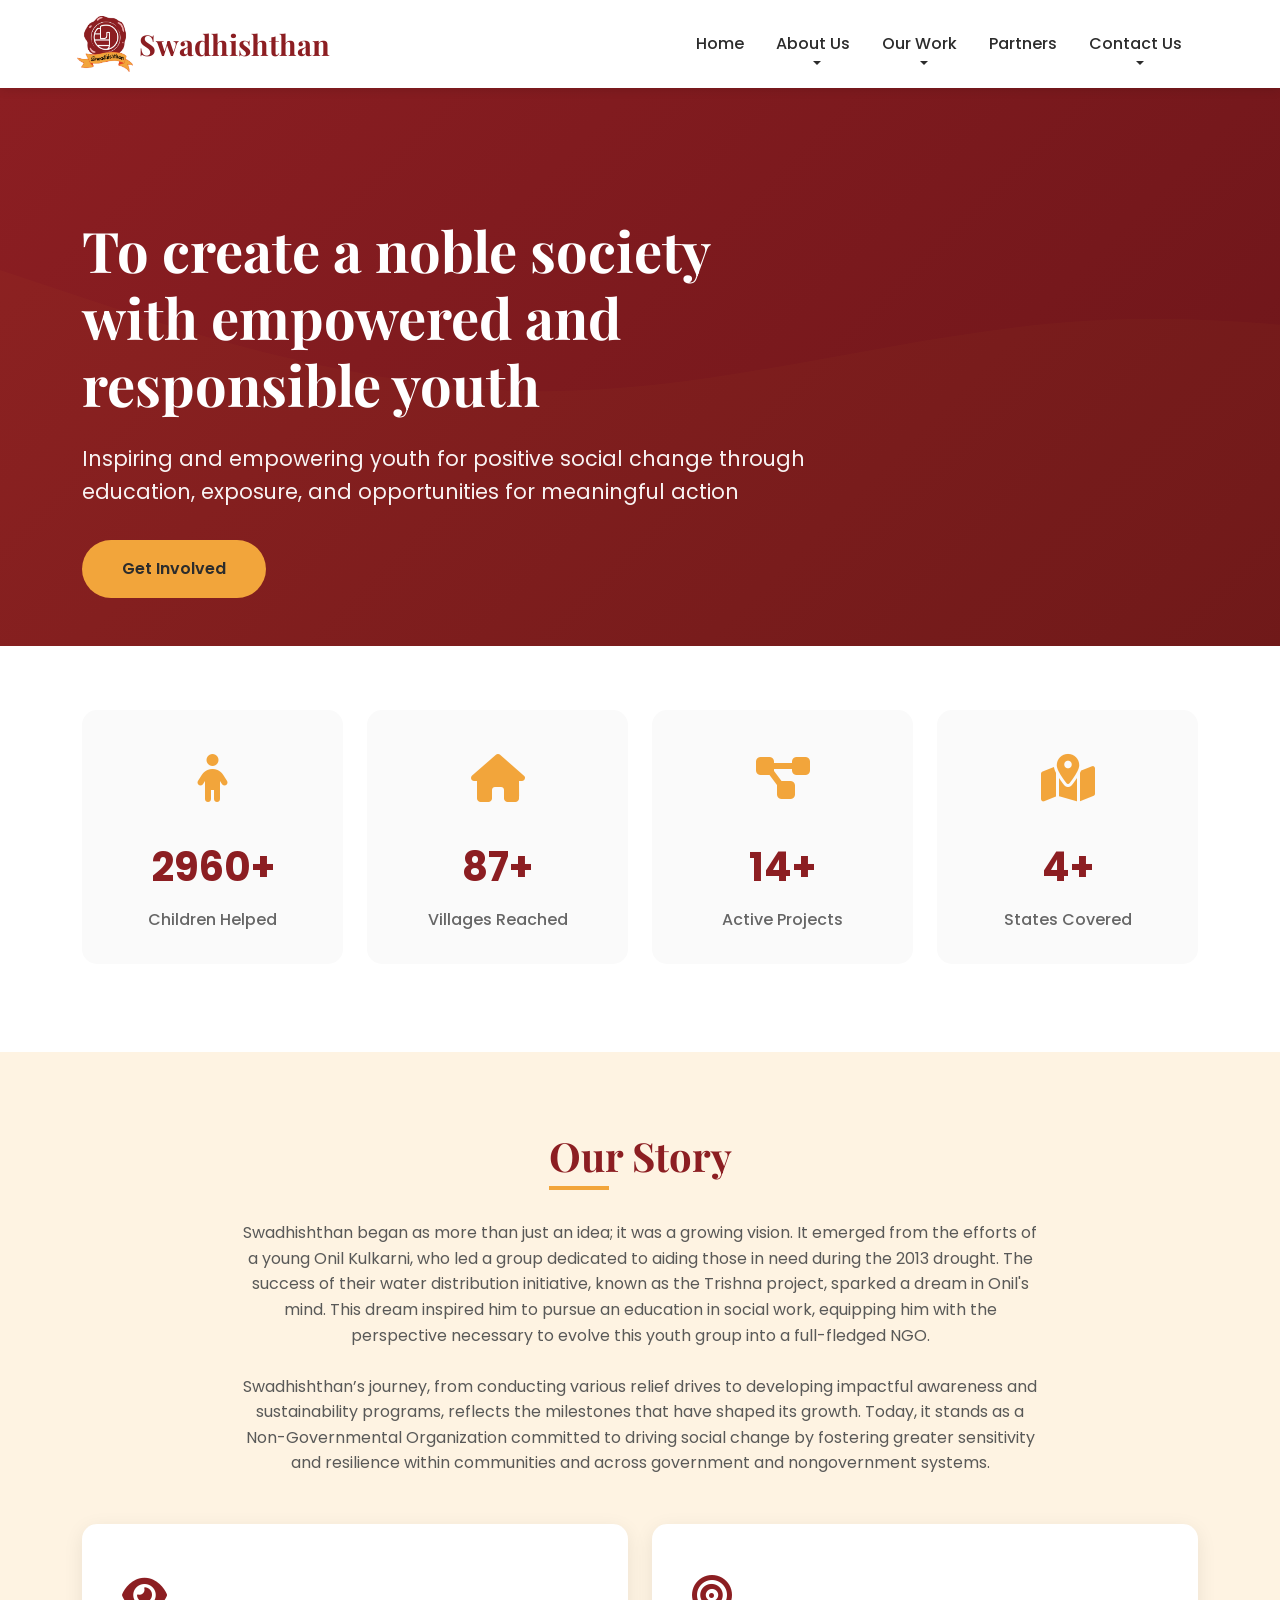
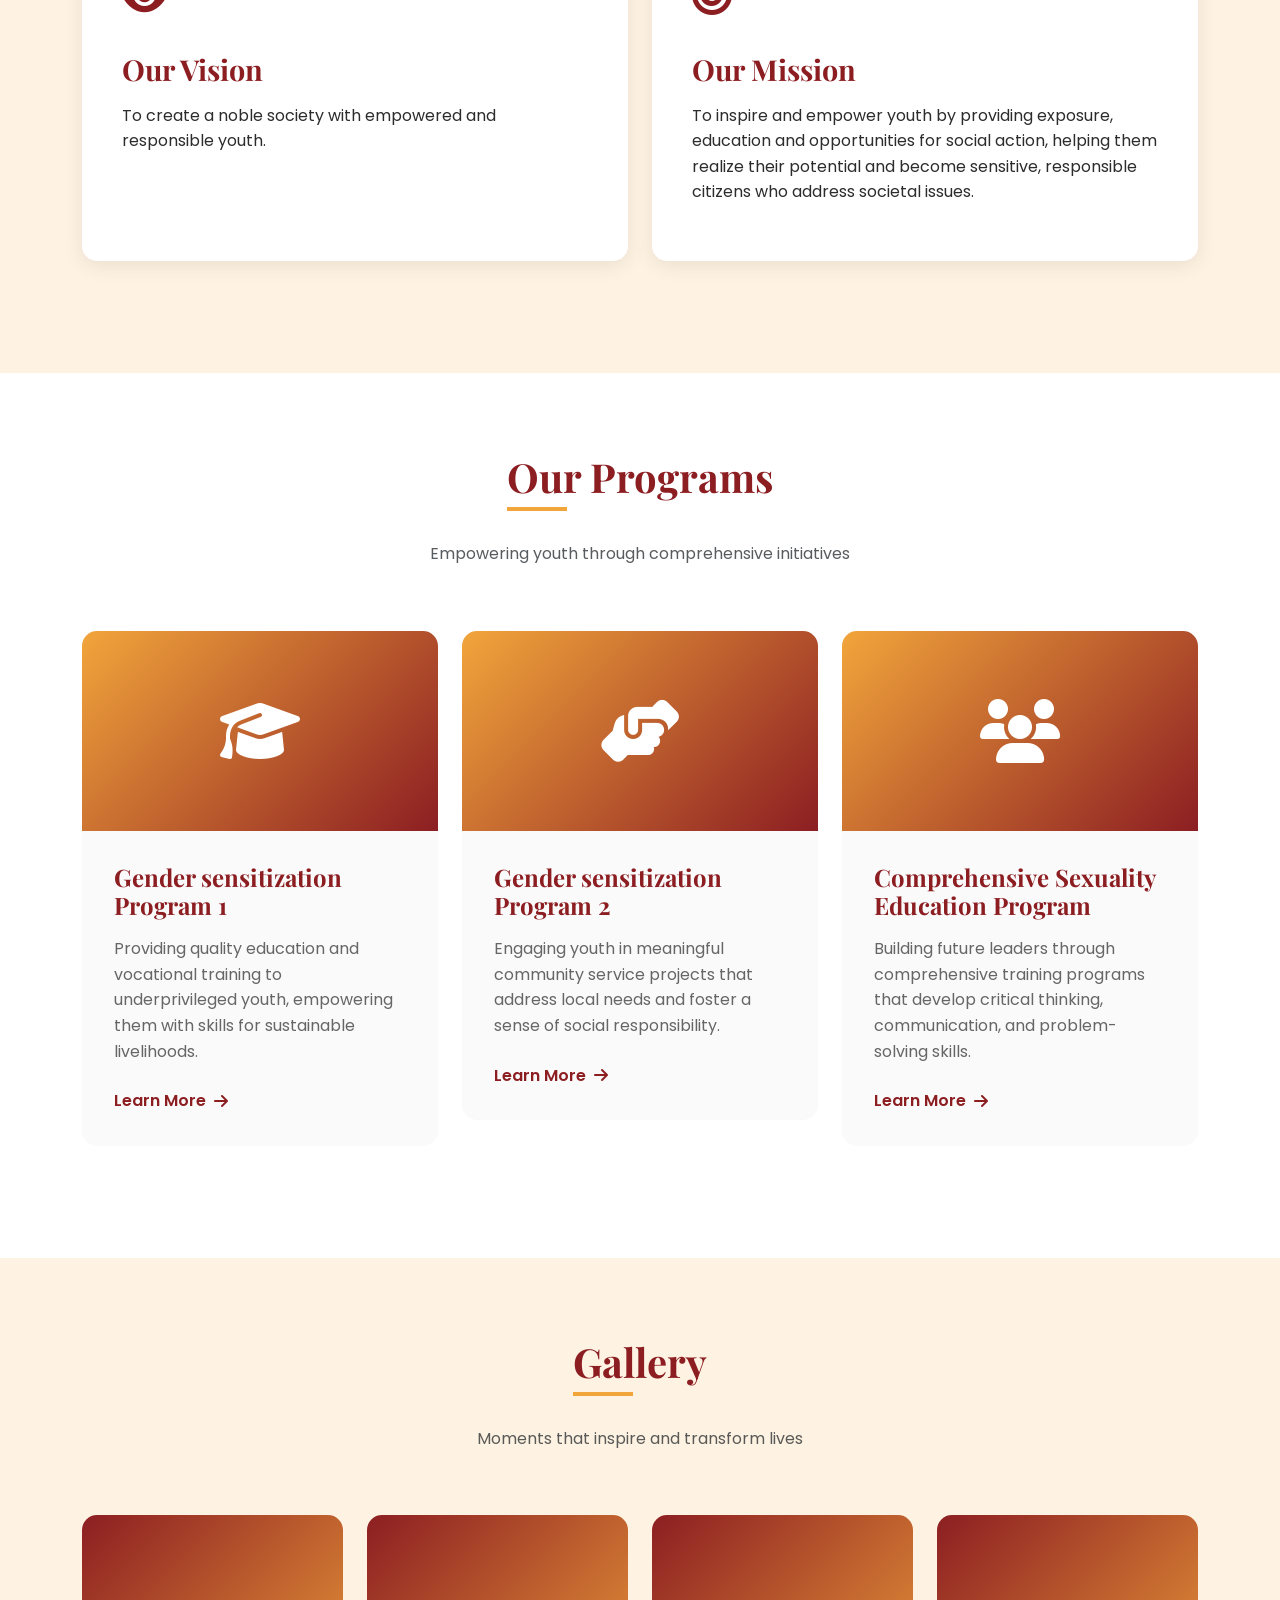
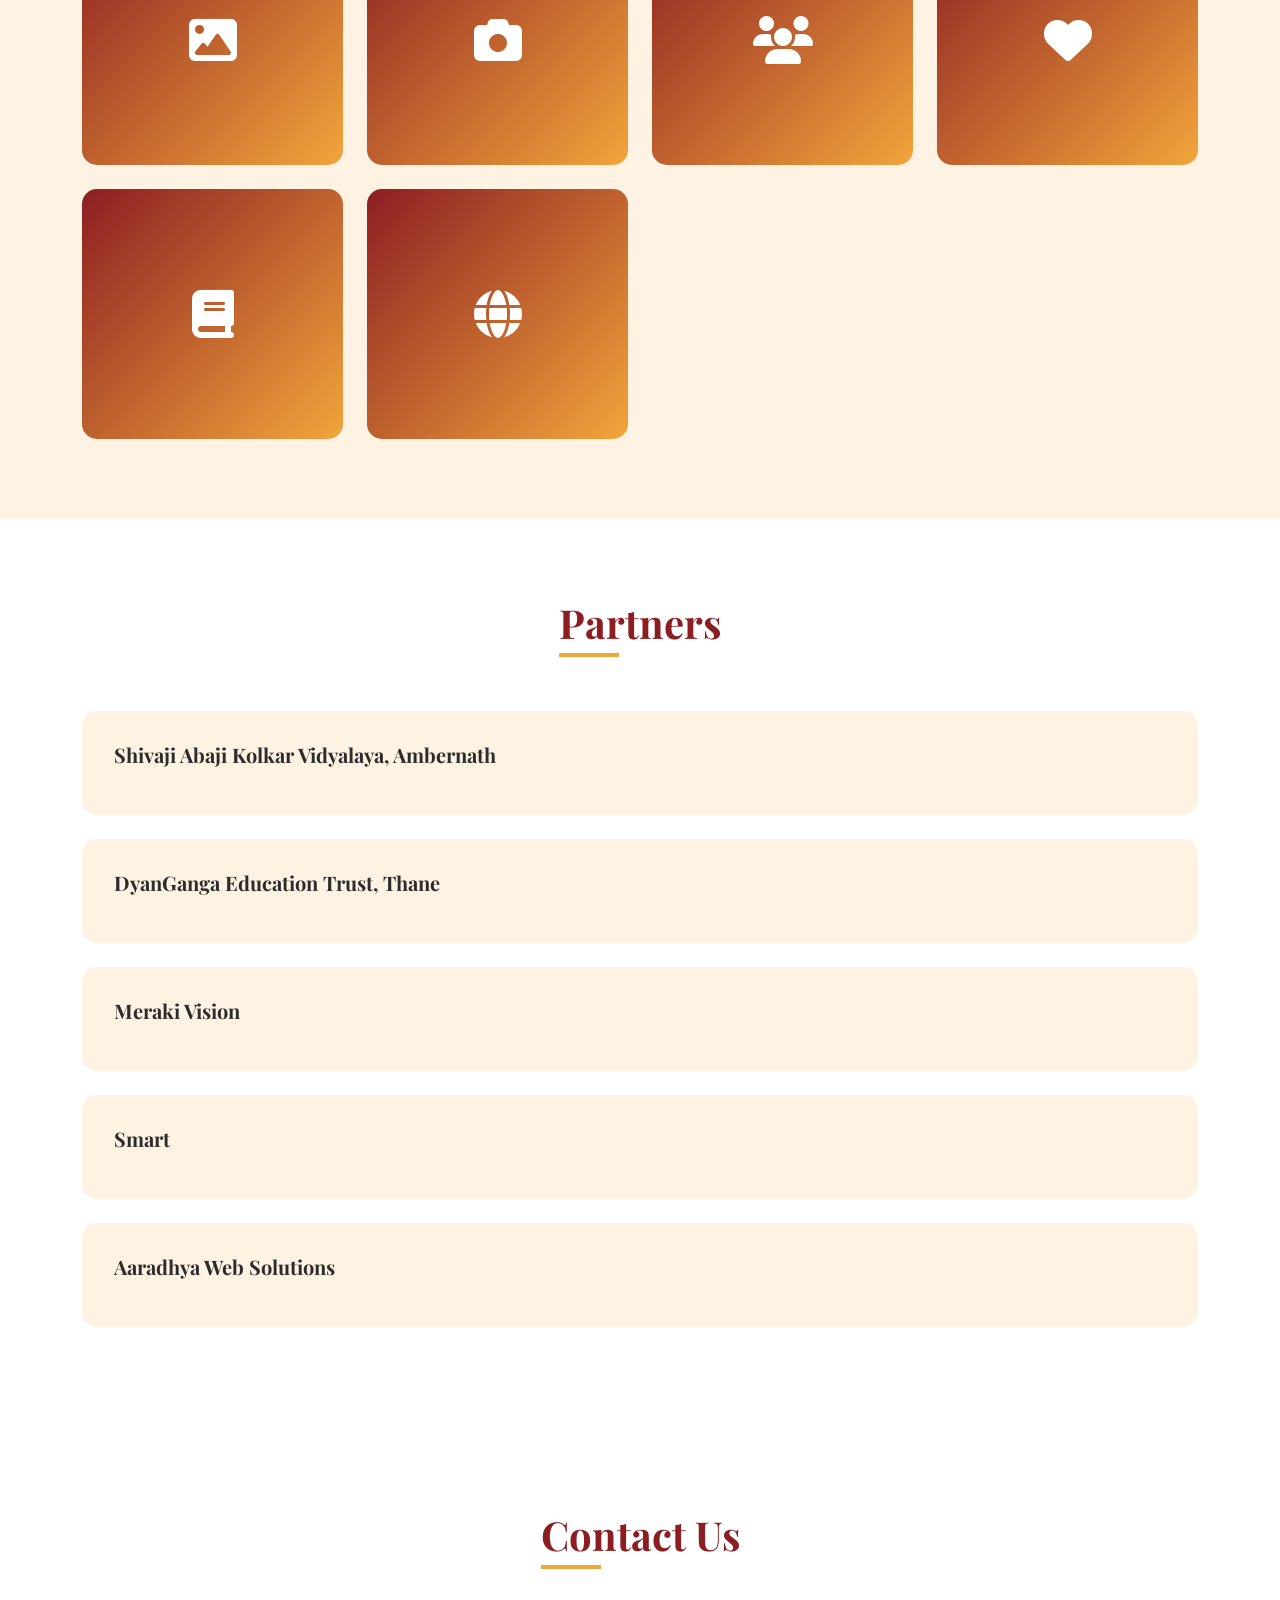
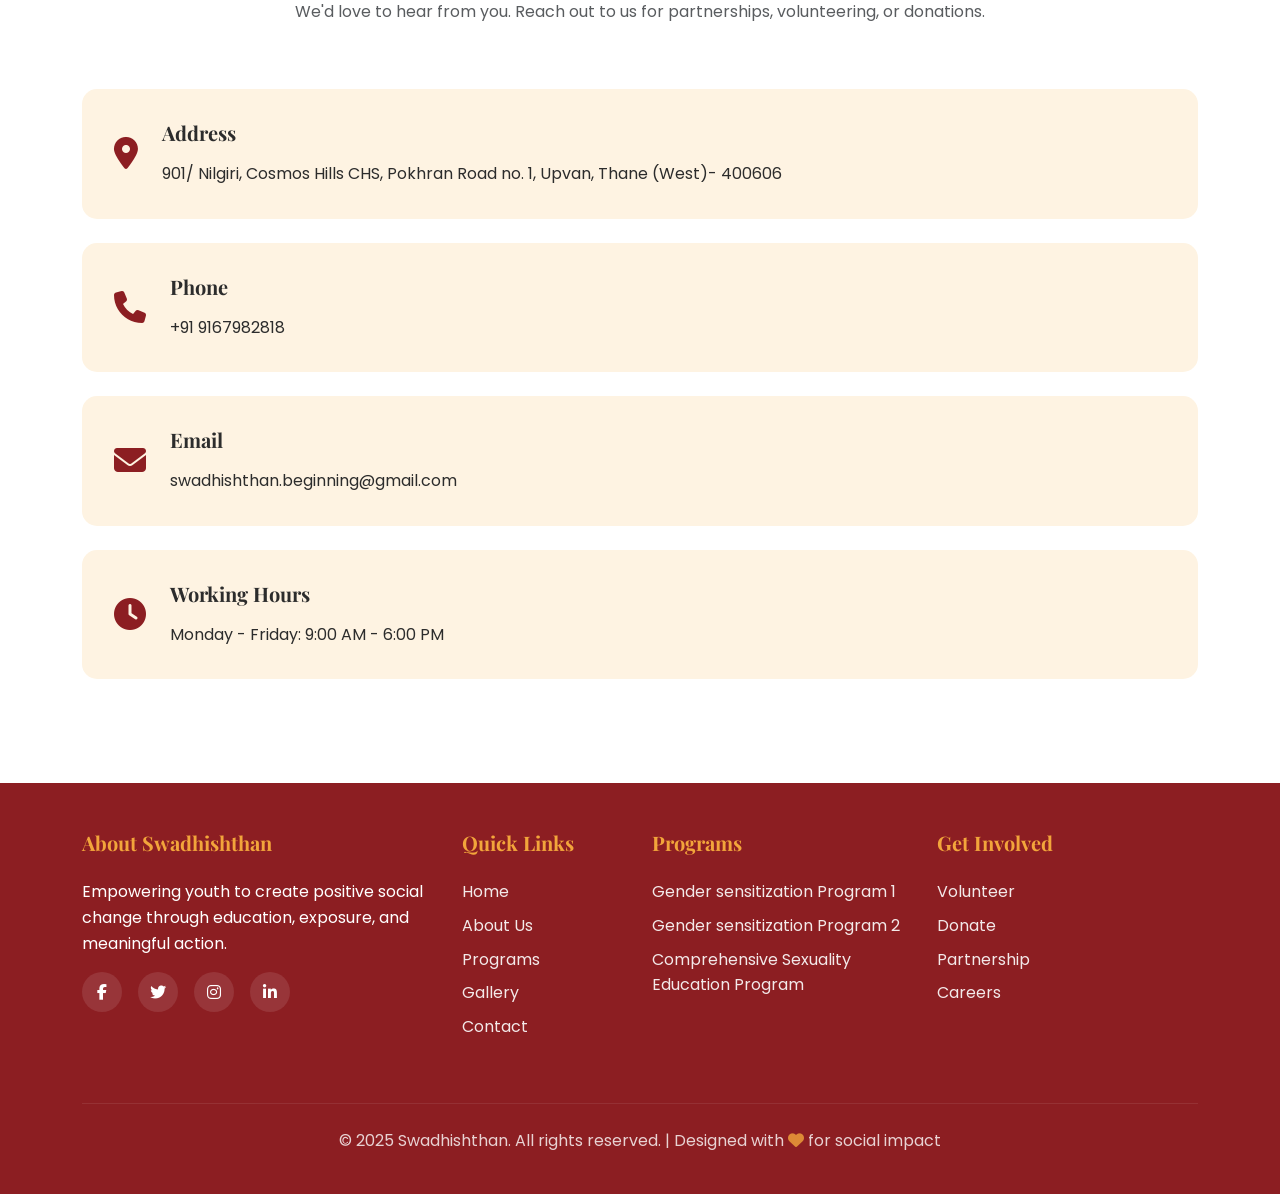
<file: index.html>
<!doctype html>
<html lang="en">
 <head>
  <meta charset="UTF-8">
  <meta name="viewport" content="width=device-width, initial-scale=1.0">
  <meta name="description" content="Swadhishthan - Empowering youth to create a noble society through education, exposure, and social action. Join us in building responsible citizens.">
  <meta name="keywords" content="NGO, youth empowerment, social change, education, volunteering, community development, responsible citizens, Swadhishthan">
  <meta name="author" content="Aaradhya Web Solutions">
  <title>Swadhishthan - Empowering Youth for a Noble Society</title>
  <link rel="icon" type="image/x-icon" href="assets/images/favicon.ico">
  <!-- Bootstrap CSS -->
  <link href="https://cdn.jsdelivr.net/npm/bootstrap@5.3.0/dist/css/bootstrap.min.css" rel="stylesheet">
  <!-- Font Awesome -->
  <link rel="stylesheet" href="https://cdnjs.cloudflare.com/ajax/libs/font-awesome/6.4.0/css/all.min.css">
  <!-- Google Fonts -->
  <link href="https://fonts.googleapis.com/css2?family=Poppins:wght@300;400;500;600;700&amp;family=Playfair+Display:wght@600;700&amp;display=swap" rel="stylesheet">
  <!-- Project CSS -->
  <link rel="stylesheet" href="css/styles.css">
  <!-- Element SDKs -->
  <!-- <script src="/_sdk/element_sdk.js"></script> -->
  <!-- <script src="/__sdk/data_sdk.js" type="text/javascript"></script> -->
  <!-- <script src="https://cdn.tailwindcss.com" type="text/javascript"></script> -->
 </head>
 <body>
  <!-- Loading Overlay -->
  <div class="loading-overlay" id="loadingOverlay">
   <div class="loader"></div>
  </div>
  <!-- Navigation -->
  <nav class="navbar navbar-expand-lg sticky-top">
   <div class="container">
    <a class="navbar-brand" href="#home">
     <!-- <div class="logo-icon"><i class="fas fa-hands-helping"></i></div> -->
     <div class="logo-icon"><img src="assets/images/logo.jpg" alt="Swadhishthan Logo" style="width: 56px;height: 56px;"></div>
     <span id="ngoName">Swadhishthan</span>
    </a>
    <button class="navbar-toggler" type="button" data-bs-toggle="collapse" data-bs-target="#navbarNav">
     <span class="navbar-toggler-icon"></span>
    </button>
    <div class="collapse navbar-collapse" id="navbarNav">
     <ul class="navbar-nav ms-auto">
      <li class="nav-item"><a class="nav-link" href="#home">Home</a></li>
      <li class="nav-item dropdown">
       <a class="nav-link dropdown-toggle" href="#" role="button" data-bs-toggle="dropdown"> About Us </a>
       <ul class="dropdown-menu">
        <li><a class="dropdown-item" href="#about">Our Story</a></li>
        <li><a class="dropdown-item" href="#visionMission">Vision &amp; Mission</a></li>
       </ul>
      </li>
      <!-- Our Work -->
      <li class="nav-item dropdown">
      <a class="nav-link dropdown-toggle" href="#" role="button"data-bs-toggle="dropdown">Our Work</a>
      <ul class="dropdown-menu">
      <li><a class="dropdown-item" role="button" href="#programs">Our Programs</a>
      <ul class="list-unstyled ps-3">
      <li><a class="dropdown-item" href="#programs">Gender Sensitization Program: Level 1</a></li>
      <li><a class="dropdown-item" href="#programs">Gender Sensitization Program: Level 2</a></li>
      <li><a class="dropdown-item" href="#programs">Comprehensive Sexuality Education Program</a></li>
      </ul>
      </li>
      <li><a class="dropdown-item" href="#gallery">Gallery</a></li>
      </ul>
      </li> 
      <li class="nav-item"><a class="nav-link" href="#partners">Partners</a></li>
      <!-- Contact -->
      <li class="nav-item dropdown">
      <a class="nav-link dropdown-toggle" href="#" role="button" data-bs-toggle="dropdown">Contact Us</a>
      <ul class="dropdown-menu">
      <li>
      <a class="dropdown-item" role="button">Get Involved</a>
      <ul class="list-unstyled ps-3">
      <li><a class="dropdown-item" href="#">As a Volunteer</a></li>
      <li><a class="dropdown-item" href="#">As an Intern</a></li>
      </ul>
      </li>
      <li><a class="dropdown-item" href="#contact">To Collaborate <br> for Training and Workshop</a></li>
      </ul>
      </li>

     </ul>
    </div>
   </div>
  </nav>
  <!-- Hero Section -->
  <section class="hero-section" id="home">
   <div class="container">
    <div class="row align-items-center">
     <div class="col-lg-8 hero-content">
      <h1 id="heroTagline">To create a noble society with empowered and responsible youth</h1>
      <p id="heroSubtitle">Inspiring and empowering youth for positive social change through education, exposure, and opportunities for meaningful action</p>
      <a href="#contact" class="btn-primary-custom" id="ctaButton">Get Involved</a>
     </div>
    </div>
   </div>
  </section>
  <!-- Impact Statistics -->
  <section class="impact-stats">
   <div class="container">
    <div class="row">
     <div class="col-md-3 col-sm-6 mb-4">
      <div class="stat-card" data-scroll="fade">
       <div class="stat-icon"><i class="fas fa-child"></i></div>
       <div class="stat-number" data-count="5000">0</div>
       <div class="stat-label">Children Helped</div>
      </div>
     </div>
     <div class="col-md-3 col-sm-6 mb-4">
      <div class="stat-card" data-scroll="fade">
       <div class="stat-icon"><i class="fas fa-home"></i></div>
       <div class="stat-number" data-count="150">0</div>
       <div class="stat-label">Villages Reached</div>
      </div>
     </div>
     <div class="col-md-3 col-sm-6 mb-4">
      <div class="stat-card" data-scroll="fade">
       <div class="stat-icon"><i class="fas fa-project-diagram"></i></div>
       <div class="stat-number" data-count="25">0</div>
       <div class="stat-label">Active Projects</div>
      </div>
     </div>
     <div class="col-md-3 col-sm-6 mb-4">
      <div class="stat-card" data-scroll="fade">
       <div class="stat-icon"><i class="fas fa-map-marked-alt"></i></div>
       <div class="stat-number" data-count="8">0</div>
       <div class="stat-label">States Covered</div>
      </div>
     </div>
    </div>
   </div>
  </section>
  <!-- About Section -->
  <section class="about-section" id="about">
   <div class="container">
    <div class="row mb-5">
     <div class="col-12 text-center">
      <h2 class="section-title" id="aboutHeading">Our Story</h2>
      <p class="mt-4 text-muted" style="max-width: 800px; margin: 0 auto;">Swadhishthan began as more than just an idea; it was a growing vision. It emerged from the
    efforts of a young Onil Kulkarni, who led a group dedicated to aiding those in need during the
    2013 drought. The success of their water distribution initiative, known as the Trishna project,
    sparked a dream in Onil's mind. This dream inspired him to pursue an education in social work,
    equipping him with the perspective necessary to evolve this youth group into a full-fledged
    NGO.
    <br><br>
    Swadhishthan’s journey, from conducting various relief drives to developing impactful
    awareness and sustainability programs, reflects the milestones that have shaped its growth.
    Today, it stands as a Non-Governmental Organization committed to driving social change by
    fostering greater sensitivity and resilience within communities and across government and nongovernment systems.</p>
     </div>
    </div>
    <div class="row" id="visionMission">     
     <div class="col-md-6">
      <div class="mission-vision-card" data-scroll="slideLeft">
       <div class="card-icon"><i class="fas fa-eye"></i></div>
       <h3 id="visionHeading">Our Vision</h3>
       <p>To create a noble society with empowered and responsible youth.<br><br><br></p>
      </div>
     </div>
     <div class="col-md-6">
      <div class="mission-vision-card" data-scroll="slideLeft">
       <div class="card-icon"><i class="fas fa-bullseye"></i></div>
       <h3 id="missionHeading">Our Mission</h3>
       <p>To inspire and empower youth by providing exposure, education and opportunities for social action, helping them realize their potential and become sensitive, responsible citizens who address societal issues.</p>
      </div>
     </div>
    </div>
   </div>
  </section>
  <!-- Programs Section -->
  <section class="programs-section" id="programs">
   <div class="container">
    <div class="row mb-5">
     <div class="col-12 text-center">
      <h2 class="section-title" id="programsHeading">Our Programs</h2>
      <p class="mt-4 text-muted">Empowering youth through comprehensive initiatives</p>
     </div>
    </div>
    <div class="row">
     <div class="col-lg-4 col-md-6">
      <div class="program-card" data-scroll="scale">
       <div class="program-image"><i class="fas fa-graduation-cap"></i></div>
       <div class="program-content">
        <h4>Gender sensitization Program 1</h4>
        <p>Providing quality education and vocational training to underprivileged youth, empowering them with skills for sustainable livelihoods.</p>
        <a href="#" class="btn-learn-more"> Learn More <i class="fas fa-arrow-right"></i> </a>
       </div>
      </div>
     </div>
     <div class="col-lg-4 col-md-6">
      <div class="program-card" data-scroll="scale">
       <div class="program-image"><i class="fas fa-hands-helping"></i></div>
       <div class="program-content">
        <h4>Gender sensitization Program 2</h4>
        <p>Engaging youth in meaningful community service projects that address local needs and foster a sense of social responsibility.</p>
        <a href="#" class="btn-learn-more"> Learn More <i class="fas fa-arrow-right"></i> </a>
       </div>
      </div>
     </div>
     <div class="col-lg-4 col-md-6">
      <div class="program-card" data-scroll="scale">
       <div class="program-image"><i class="fas fa-users"></i></div>
       <div class="program-content">
        <h4>Comprehensive Sexuality Education Program</h4>
        <p>Building future leaders through comprehensive training programs that develop critical thinking, communication, and problem-solving skills.</p>
        <a href="#" class="btn-learn-more"> Learn More <i class="fas fa-arrow-right"></i> </a>
       </div>
      </div>
     </div>
    </div>
   </div>
  </section>
  <!-- Gallery Section -->
  <section class="gallery-section" id="gallery">
   <div class="container">
    <div class="row mb-5">
     <div class="col-12 text-center">
      <h2 class="section-title">Gallery</h2>
      <p class="mt-4 text-muted">Moments that inspire and transform lives</p>
     </div>
    </div>
    <div class="gallery-grid">
     <div class="gallery-item" data-scroll="rotate"><div class="gallery-placeholder"><i class="fas fa-image"></i></div></div>
     <div class="gallery-item" data-scroll="rotate"><div class="gallery-placeholder"><i class="fas fa-camera"></i></div></div>
     <div class="gallery-item" data-scroll="rotate"><div class="gallery-placeholder"><i class="fas fa-users"></i></div></div>
     <div class="gallery-item" data-scroll="rotate"><div class="gallery-placeholder"><i class="fas fa-heart"></i></div></div>
     <div class="gallery-item" data-scroll="rotate"><div class="gallery-placeholder"><i class="fas fa-book"></i></div></div>
     <div class="gallery-item" data-scroll="rotate"><div class="gallery-placeholder"><i class="fas fa-globe"></i></div></div>
    </div>
   </div>
  </section>
  <!-- Partners section -->
  <section class="partners-section" id="partners">
      <div class="container">
            <div class="row mb-5">
                  <div class="col-12 text-center">
                  <h2 class="section-title">Partners</h2>
                  </div>
            </div> 
            <div class="row">
            <div class="col-lg-12">
                 <div class="partners-card"><h5>Shivaji Abaji Kolkar Vidyalaya, Ambernath</h5></div> 
                 <div class="partners-card"><h5>DyanGanga Education Trust, Thane</h5></div> 
                 <div class="partners-card"><h5>Meraki Vision</h5></div> 
                 <div class="partners-card"><h5>Smart</h5></div>
                  <a href="https://www.aaradhyawebsolutions.com" target="_blank" style="text-decoration: none;color: inherit;"> 
                        <div class="partners-card"><h5>Aaradhya Web Solutions</h5></div>
                  </a>
            </div>
            </div>
      </div>
  </section>
  <!-- Contact Section -->
  <section class="contact-section" id="contact">
   <div class="container">
    <div class="row mb-5">
     <div class="col-12 text-center">
      <h2 class="section-title" id="contactHeading">Contact Us</h2>
      <p class="mt-4 text-muted">We'd love to hear from you. Reach out to us for partnerships, volunteering, or donations.</p>
     </div>
    </div>
    <div class="row">
     <!-- <div class="col-lg-6 mb-4">
      <form class="contact-form" id="contactForm">
       <div class="mb-3"><label for="name" class="form-label">Full Name</label> <input type="text" class="form-control" id="name" required></div>
       <div class="mb-3"><label for="email" class="form-label">Email Address</label> <input type="email" class="form-control" id="email" required></div>
       <div class="mb-3"><label for="subject" class="form-label">Subject</label> <input type="text" class="form-control" id="subject" required></div>
       <div class="mb-3"><label for="message" class="form-label">Message</label> <textarea class="form-control" id="message" rows="5" required></textarea></div>
       <button type="submit" class="btn-primary-custom w-100">Send Message</button>
      </form>
     </div> -->
     <div class="col-lg-12">
      <div class="class"></div>
      <div class="contact-info-card"><div class="contact-icon"><i class="fas fa-map-marker-alt"></i></div><div><h5>Address</h5><p class="mb-0"> 901/ Nilgiri, Cosmos Hills CHS, Pokhran
Road no. 1, Upvan, Thane (West)- 400606</p></div></div>
      <div class="contact-info-card"><div class="contact-icon"><i class="fas fa-phone"></i></div><div><h5>Phone</h5><p class="mb-0"> +91 9167982818</p></div></div>
      <div class="contact-info-card"><div class="contact-icon"><i class="fas fa-envelope"></i></div><div><h5>Email</h5><p class="mb-0">swadhishthan.beginning@gmail.com</p></div></div>
      <div class="contact-info-card"><div class="contact-icon"><i class="fas fa-clock"></i></div><div><h5>Working Hours</h5><p class="mb-0">Monday - Friday: 9:00 AM - 6:00 PM</p></div></div>
     </div>
    </div>
   </div>
  </section>
  <!-- Footer -->
  <footer class="footer">
   <div class="container">
    <div class="row">
     <div class="col-lg-4 mb-4">
      <h5>About Swadhishthan</h5>
      <p>Empowering youth to create positive social change through education, exposure, and meaningful action.</p>
      <div class="social-links"><a href="#" class="social-link" aria-label="Facebook"><i class="fab fa-facebook-f"></i></a> <a href="#" class="social-link" aria-label="Twitter"><i class="fab fa-twitter"></i></a> <a href="#" class="social-link" aria-label="Instagram"><i class="fab fa-instagram"></i></a> <a href="#" class="social-link" aria-label="LinkedIn"><i class="fab fa-linkedin-in"></i></a></div>
     </div>
     <div class="col-lg-2 col-md-6 mb-4"><h5>Quick Links</h5><a href="#home" class="footer-link">Home</a> <a href="#about" class="footer-link">About Us</a> <a href="#programs" class="footer-link">Programs</a> <a href="#gallery" class="footer-link">Gallery</a> <a href="#contact" class="footer-link">Contact</a></div>
     <div class="col-lg-3 col-md-6 mb-4"><h5>Programs</h5><a href="#programs" class="footer-link">Gender sensitization Program 1</a> <a href="#programs" class="footer-link">Gender sensitization Program 2</a> <a href="#programs" class="footer-link">Comprehensive Sexuality Education Program</a></div>
     <div class="col-lg-3 mb-4"><h5>Get Involved</h5><a href="#contact" class="footer-link">Volunteer</a> <a href="#contact" class="footer-link">Donate</a> <a href="#contact" class="footer-link">Partnership</a> <a href="#contact" class="footer-link">Careers</a></div>
    </div>
    <div class="copyright"><p>© 2025 Swadhishthan. All rights reserved. | Designed with <i class="fas fa-heart" style="color: var(--primary-gold);"></i> for social impact</p></div>
   </div>
  </footer>
  <!-- Scroll to Top Button -->
  <div class="scroll-top" id="scrollTop"><i class="fas fa-chevron-up"></i></div>
  <!-- Scripts -->
  <script src="https://code.jquery.com/jquery-3.6.0.min.js"></script>
  <script src="https://cdn.jsdelivr.net/npm/bootstrap@5.3.0/dist/js/bootstrap.bundle.min.js"></script>
  <script src="js/script.js"></script>
 </body>
</html>
</file>
<file: css/styles.css>
@view-transition { navigation: auto; }

body {
    box-sizing: border-box;
}

* {
    margin: 0;
    padding: 0;
    box-sizing: border-box;
}

:root {
    --primary-gold: #f2a53b;
    --primary-maroon: #8c1e22;
    --light-gold: #fef3e2;
    --dark-maroon: #6b1519;
    --text-dark: #2c2c2c;
    --text-light: #666666;
    --white: #ffffff;
    --light-bg: #fafafa;
}

html {
    scroll-behavior: smooth;
}

body {
    font-family: 'Poppins', sans-serif;
    color: var(--text-dark);
    line-height: 1.6;
    overflow-x: hidden;
    width: 100%;
}

h1, h2, h3, h4, h5, h6 {
    font-family: 'Playfair Display', serif;
    font-weight: 700;
    margin-bottom: 1rem;
}

/* Navigation */
.navbar {
    background: var(--white);
    padding: 1rem 0;
    box-shadow: 0 2px 10px rgba(0,0,0,0.1);
    transition: all 0.3s ease;
    width: 100%;
}

.navbar.scrolled {
    padding: 0.5rem 0;
    box-shadow: 0 4px 20px rgba(0,0,0,0.15);
}

.navbar-brand {
    font-family: 'Playfair Display', serif;
    font-size: 1.8rem;
    font-weight: 700;
    color: var(--primary-maroon) !important;
    display: flex;
    align-items: center;
    gap: 0.75rem;
}

.logo-icon {
    width: 45px;
    height: 45px;
    background: linear-gradient(135deg, var(--primary-gold), var(--primary-maroon));
    border-radius: 50%;
    display: flex;
    align-items: center;
    justify-content: center;
    color: var(--white);
    font-size: 1.5rem;
}

.nav-link {
    color: var(--text-dark) !important;
    font-weight: 500;
    padding: 0.5rem 1rem !important;
    transition: color 0.3s ease;
    position: relative;
}

.nav-link:hover {
    color: var(--primary-gold) !important;
}

.nav-link::after {
    content: '';
    position: absolute;
    width: 0;
    height: 2px;
    bottom: 0;
    left: 50%;
    transition: all 0.3s ease;
    transform: translateX(-50%);
}

.nav-link:hover::after {
    width: 70%;
}

.dropdown-menu {
    border: none;
    box-shadow: 0 5px 20px rgba(0,0,0,0.1);
    border-radius: 8px;
    padding: 0.5rem;
}

.dropdown-item {
    padding: 0.5rem 1rem;
    border-radius: 5px;
    transition: all 0.3s ease;
}

.dropdown-item:hover {
    background: var(--light-gold);
    color: var(--primary-maroon);
}

/* Hero Section */
.hero-section {
    background: linear-gradient(135deg, var(--primary-maroon) 0%, var(--dark-maroon) 100%);
    color: var(--white);
    padding: 8rem 0 6rem;
    position: relative;
    overflow: hidden;
    width: 100%;
}

.hero-section::before {
    content: '';
    position: absolute;
    top: 0;
    left: 0;
    right: 0;
    bottom: 0;
    background: url('data:image/svg+xml,<svg xmlns="http://www.w3.org/2000/svg" viewBox="0 0 1440 320"><path fill="%23f2a53b" fill-opacity="0.1" d="M0,96L48,112C96,128,192,160,288,160C384,160,480,128,576,122.7C672,117,768,139,864,144C960,149,1056,139,1152,128C1248,117,1344,107,1392,101.3L1440,96L1440,320L1392,320C1344,320,1248,320,1152,320C1056,320,960,320,864,320C768,320,672,320,576,320C480,320,384,320,288,320C192,320,96,320,48,320L0,320Z"></path></svg>');
    background-size: cover;
    opacity: 0.3;
}

.hero-content {
    position: relative;
    z-index: 2;
}

.hero-section h1 {
    font-size: 3.5rem;
    margin-bottom: 1.5rem;
    animation: fadeInUp 1s ease;
}

.hero-section p {
    font-size: 1.3rem;
    margin-bottom: 2rem;
    opacity: 0.95;
    animation: fadeInUp 1s ease 0.2s backwards;
}

.btn-primary-custom {
    background: var(--primary-gold);
    color: var(--text-dark);
    padding: 1rem 2.5rem;
    border-radius: 50px;
    font-weight: 600;
    border: none;
    transition: all 0.3s ease;
    text-decoration: none;
    display: inline-block;
    animation: fadeInUp 1s ease 0.4s backwards;
}

.btn-primary-custom:hover {
    background: var(--white);
    color: var(--primary-maroon);
    transform: translateY(-3px);
    box-shadow: 0 10px 25px rgba(0,0,0,0.2);
}

/* Impact Stats */
.impact-stats {
    background: var(--white);
    padding: 4rem 0;
    margin-top: -3rem;
    position: relative;
    z-index: 3;
    width: 100%;
}

.stat-card {
    text-align: center;
    padding: 2rem;
    border-radius: 15px;
    background: var(--light-bg);
    transition: all 0.3s ease;
    opacity: 0;
    transform: translateY(30px);
}

.stat-card.visible {
    opacity: 1;
    transform: translateY(0);
}

.stat-card:hover {
    transform: translateY(-10px);
    box-shadow: 0 10px 30px rgba(0,0,0,0.1);
}

.stat-icon {
    font-size: 3rem;
    color: var(--primary-gold);
    margin-bottom: 1rem;
}

.stat-number {
    font-size: 2.5rem;
    font-weight: 700;
    color: var(--primary-maroon);
    margin-bottom: 0.5rem;
}

.stat-label {
    font-size: 1rem;
    color: var(--text-light);
    font-weight: 500;
}

/* About Section */
.about-section {
    padding: 5rem 0;
    background: var(--light-gold);
    width: 100%;
}

.section-title {
    font-size: 2.5rem;
    color: var(--primary-maroon);
    margin-bottom: 1rem;
    position: relative;
    display: inline-block;
}

.section-title::after {
    content: '';
    position: absolute;
    bottom: -10px;
    left: 0;
    width: 60px;
    height: 4px;
    background: var(--primary-gold);
}

.mission-vision-card {
    background: var(--white);
    padding: 2.5rem;
    border-radius: 15px;
    margin-bottom: 2rem;
    box-shadow: 0 5px 20px rgba(0,0,0,0.08);
    transition: all 0.3s ease;
    opacity: 0;
    transform: translateX(-50px);
}

.mission-vision-card.visible {
    opacity: 1;
    transform: translateX(0);
}

.mission-vision-card:hover {
    transform: translateY(-5px);
    box-shadow: 0 10px 30px rgba(0,0,0,0.15);
}

.card-icon {
    font-size: 2.5rem;
    color: var(--primary-maroon);
    margin-bottom: 1.5rem;
}

.mission-vision-card h3 {
    color: var(--primary-maroon);
    font-size: 1.8rem;
    margin-bottom: 1rem;
}

/* Programs Section */
.programs-section {
    padding: 5rem 0;
    background: var(--white);
    width: 100%;
}

.program-card {
    background: var(--light-bg);
    border-radius: 15px;
    overflow: hidden;
    transition: all 0.3s ease;
    margin-bottom: 2rem;
    opacity: 0;
    transform: scale(0.9);
}

.program-card.visible {
    opacity: 1;
    transform: scale(1);
}

.program-card:hover {
    transform: translateY(-10px) scale(1.02);
    box-shadow: 0 15px 40px rgba(0,0,0,0.15);
}

.program-image {
    width: 100%;
    height: 200px;
    background: linear-gradient(135deg, var(--primary-gold), var(--primary-maroon));
    display: flex;
    align-items: center;
    justify-content: center;
    font-size: 4rem;
    color: var(--white);
}

.program-content {
    padding: 2rem;
}

.program-card h4 {
    color: var(--primary-maroon);
    font-size: 1.5rem;
    margin-bottom: 1rem;
}

.program-card p {
    color: var(--text-light);
    margin-bottom: 1.5rem;
}

.btn-learn-more {
    color: var(--primary-maroon);
    text-decoration: none;
    font-weight: 600;
    display: inline-flex;
    align-items: center;
    gap: 0.5rem;
    transition: all 0.3s ease;
}

.btn-learn-more:hover {
    color: var(--primary-gold);
    gap: 1rem;
}

/* Gallery Section */
.gallery-section {
    padding: 5rem 0;
    background: var(--light-gold);
    width: 100%;
}

.gallery-grid {
    display: grid;
    grid-template-columns: repeat(auto-fit, minmax(250px, 1fr));
    gap: 1.5rem;
    margin-top: 3rem;
}

.gallery-item {
    height: 250px;
    border-radius: 15px;
    overflow: hidden;
    position: relative;
    cursor: pointer;
    opacity: 0;
    transform: rotateY(90deg);
}

.gallery-item.visible {
    opacity: 1;
    transform: rotateY(0deg);
    transition: all 0.6s ease;
}

.gallery-placeholder {
    width: 100%;
    height: 100%;
    background: linear-gradient(135deg, var(--primary-maroon), var(--primary-gold));
    display: flex;
    align-items: center;
    justify-content: center;
    font-size: 3rem;
    color: var(--white);
    transition: all 0.3s ease;
}

.gallery-item:hover .gallery-placeholder {
    transform: scale(1.1);
}

/* Partners section */
.partners-section {
    padding: 5rem 0;
    background: var(--white);
    width: 100%;
}

.partners-card {
    background: var(--light-gold);
    padding: 2rem;
    border-radius: 15px;
    margin-bottom: 1.5rem;
    display: flex;
    align-items: center;
    gap: 1.5rem;
    transition: all 0.3s ease;
}

.partners-card:hover {
    transform: translateX(10px);
    box-shadow: 0 5px 15px rgba(0,0,0,0.1);
}

/* Contact Section */
.contact-section {
    padding: 5rem 0;
    background: var(--white);
    width: 100%;
}

.contact-form {
    background: var(--light-bg);
    padding: 3rem;
    border-radius: 15px;
    box-shadow: 0 5px 20px rgba(0,0,0,0.08);
}

.form-control {
    border: 2px solid transparent;
    padding: 0.875rem 1.25rem;
    border-radius: 10px;
    background: var(--white);
    transition: all 0.3s ease;
}

.form-control:focus {
    border-color: var(--primary-gold);
    box-shadow: 0 0 0 0.2rem rgba(242, 165, 59, 0.25);
    background: var(--white);
}

.contact-info-card {
    background: var(--light-gold);
    padding: 2rem;
    border-radius: 15px;
    margin-bottom: 1.5rem;
    display: flex;
    align-items: center;
    gap: 1.5rem;
    transition: all 0.3s ease;
}

.contact-info-card:hover {
    transform: translateX(10px);
    box-shadow: 0 5px 15px rgba(0,0,0,0.1);
}

.contact-icon {
    font-size: 2rem;
    color: var(--primary-maroon);
}

/* Footer */
.footer {
    background: var(--primary-maroon);
    color: var(--white);
    padding: 3rem 0 1.5rem;
    width: 100%;
}

.footer h5 {
    color: var(--primary-gold);
    margin-bottom: 1.5rem;
}

.footer-link {
    color: var(--white);
    text-decoration: none;
    display: block;
    margin-bottom: 0.5rem;
    transition: all 0.3s ease;
    opacity: 0.9;
}

.footer-link:hover {
    color: var(--primary-gold);
    padding-left: 10px;
}

.social-links {
    display: flex;
    gap: 1rem;
    margin-top: 1rem;
}

.social-link {
    width: 40px;
    height: 40px;
    border-radius: 50%;
    background: rgba(255,255,255,0.1);
    display: flex;
    align-items: center;
    justify-content: center;
    color: var(--white);
    text-decoration: none;
    transition: all 0.3s ease;
}

.social-link:hover {
    background: var(--primary-gold);
    color: var(--primary-maroon);
    transform: translateY(-5px);
}

.copyright {
    border-top: 1px solid rgba(255,255,255,0.1);
    margin-top: 2rem;
    padding-top: 1.5rem;
    text-align: center;
    opacity: 0.8;
}

/* Animations */
@keyframes fadeInUp {
    from {
        opacity: 0;
        transform: translateY(30px);
    }
    to {
        opacity: 1;
        transform: translateY(0);
    }
}

@keyframes fadeIn {
    from {
        opacity: 0;
    }
    to {
        opacity: 1;
    }
}

/* Scroll to Top Button */
.scroll-top {
    position: fixed;
    bottom: 30px;
    right: 30px;
    width: 50px;
    height: 50px;
    background: var(--primary-gold);
    color: var(--text-dark);
    border-radius: 50%;
    display: flex;
    align-items: center;
    justify-content: center;
    cursor: pointer;
    opacity: 0;
    visibility: hidden;
    transition: all 0.3s ease;
    z-index: 1000;
    box-shadow: 0 5px 15px rgba(0,0,0,0.2);
}

.scroll-top.visible {
    opacity: 1;
    visibility: visible;
}

.scroll-top:hover {
    background: var(--primary-maroon);
    color: var(--white);
    transform: translateY(-5px);
}

/* Breadcrumb */
.breadcrumb-custom {
    background: var(--light-gold);
    padding: 1rem 0;
}

.breadcrumb {
    background: transparent;
    margin-bottom: 0;
}

/* Mobile Responsive */
@media (max-width: 768px) {
    .hero-section h1 {
        font-size: 2rem;
    }
    
    .hero-section p {
        font-size: 1rem;
    }
    
    .section-title {
        font-size: 1.8rem;
    }
    
    .stat-number {
        font-size: 2rem;
    }
    
    .navbar-brand {
        font-size: 1.3rem;
    }
    
    .logo-icon {
        width: 35px;
        height: 35px;
        font-size: 1.2rem;
    }
    
    .contact-form {
        padding: 2rem 1.5rem;
    }
}

/* Loading Animation */
.loading-overlay {
    position: fixed;
    top: 0;
    left: 0;
    width: 100%;
    height: 100%;
    background: var(--white);
    display: flex;
    align-items: center;
    justify-content: center;
    z-index: 9999;
    transition: opacity 0.5s ease;
}

.loading-overlay.hidden {
    opacity: 0;
    pointer-events: none;
}

.loader {
    width: 50px;
    height: 50px;
    border: 5px solid var(--light-gold);
    border-top-color: var(--primary-gold);
    border-radius: 50%;
    animation: spin 1s linear infinite;
}

@keyframes spin {
    to { transform: rotate(360deg); }
}
</file>
